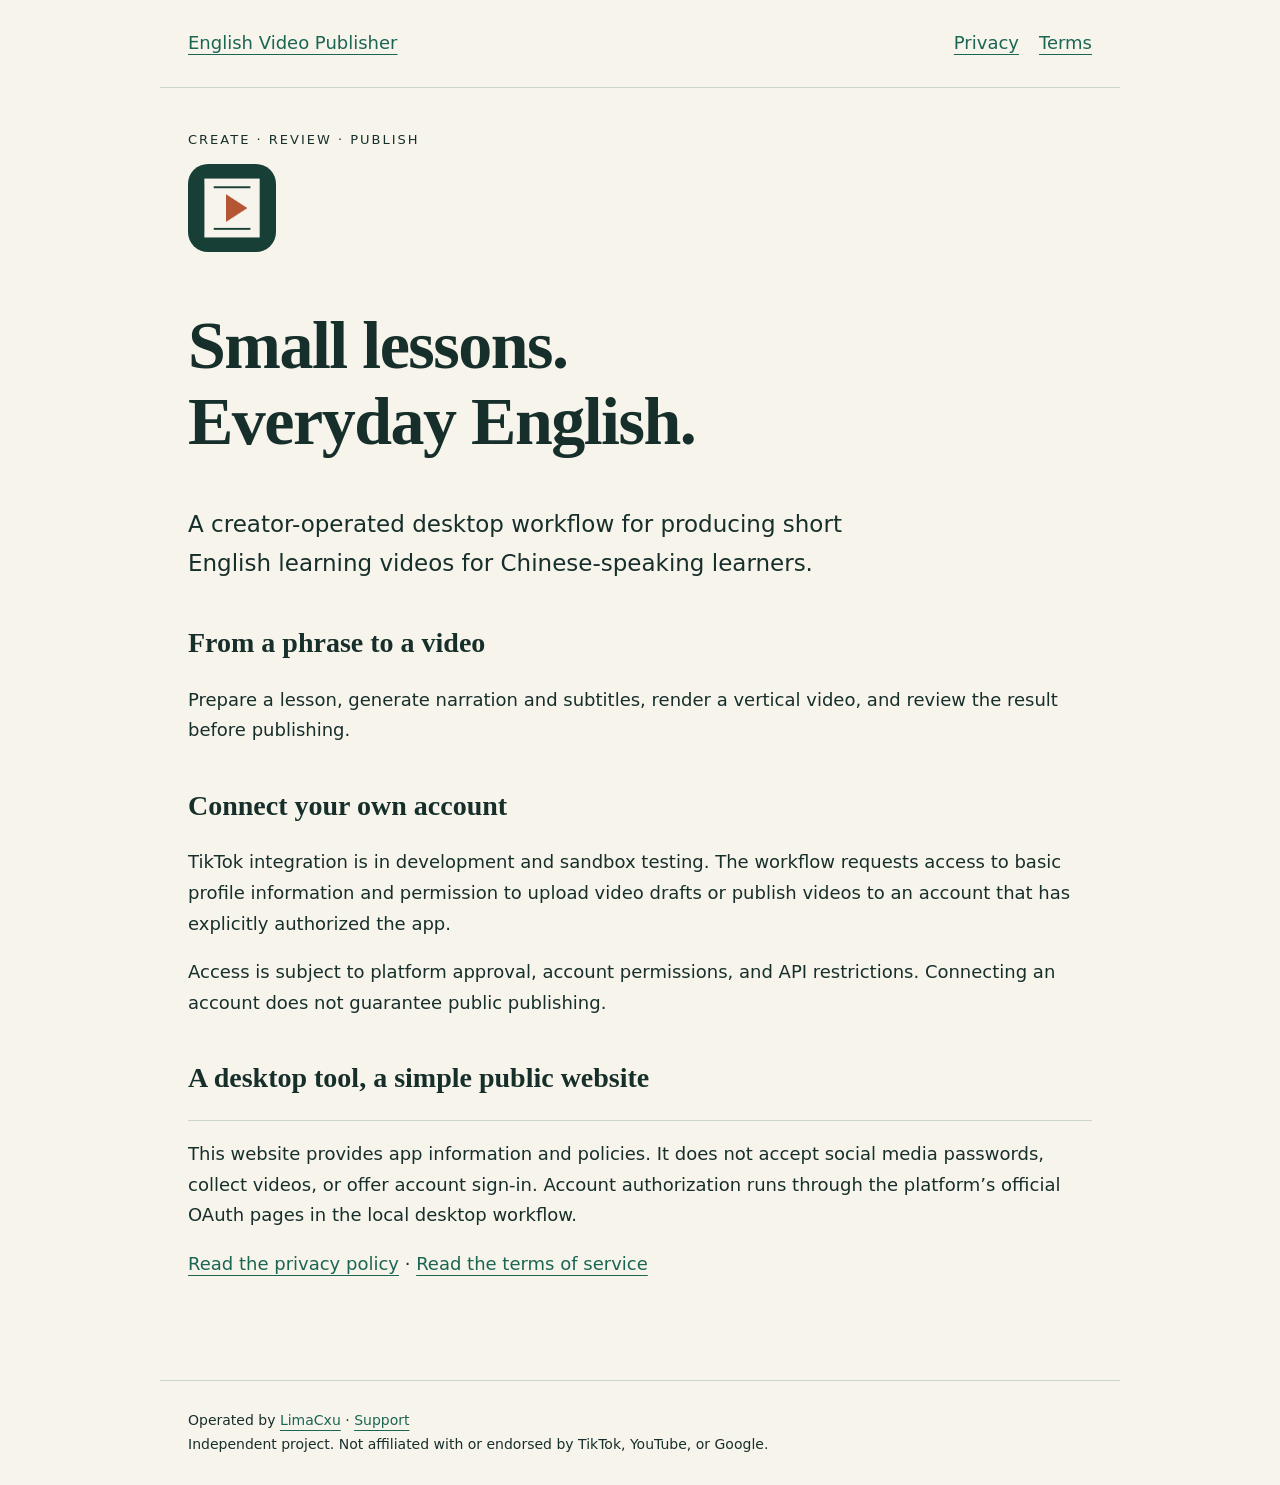
<file: index.html>
<!doctype html><html lang="en"><head><meta charset="utf-8"><meta name="viewport" content="width=device-width, initial-scale=1"><title>English learning, ready to share · English Video Publisher</title><meta name="description" content="English Video Publisher: a desktop workflow for creating English learning videos and publishing to authorized accounts."><link rel="stylesheet" href="style.css"><link rel="icon" href="icon.png"></head><body><header><a href="index.html">English Video Publisher</a><nav aria-label="Main navigation"><a href="privacy.html">Privacy</a><a href="terms.html">Terms</a></nav></header><main class=""><p class="eyebrow">Create · Review · Publish</p><img src="icon.png" alt="English Video Publisher icon" width="88" height="88"><h1>Small lessons.<br>Everyday English.</h1><p class="lead">A creator-operated desktop workflow for producing short English learning videos for Chinese-speaking learners.</p><h2>From a phrase to a video</h2><p>Prepare a lesson, generate narration and subtitles, render a vertical video, and review the result before publishing.</p><h2>Connect your own account</h2><p>TikTok integration is in development and sandbox testing. The workflow requests access to basic profile information and permission to upload video drafts or publish videos to an account that has explicitly authorized the app.</p><p>Access is subject to platform approval, account permissions, and API restrictions. Connecting an account does not guarantee public publishing.</p><h2>A desktop tool, a simple public website</h2><p class="steps">This website provides app information and policies. It does not accept social media passwords, collect videos, or offer account sign-in. Account authorization runs through the platform’s official OAuth pages in the local desktop workflow.</p><p><a href="privacy.html">Read the privacy policy</a> · <a href="terms.html">Read the terms of service</a></p></main><footer>Operated by <a href="https://github.com/LimaCxu">LimaCxu</a> · <a href="https://github.com/LimaCxu/english-video-site/issues">Support</a><br>Independent project. Not affiliated with or endorsed by TikTok, YouTube, or Google.</footer></body></html>
</file>
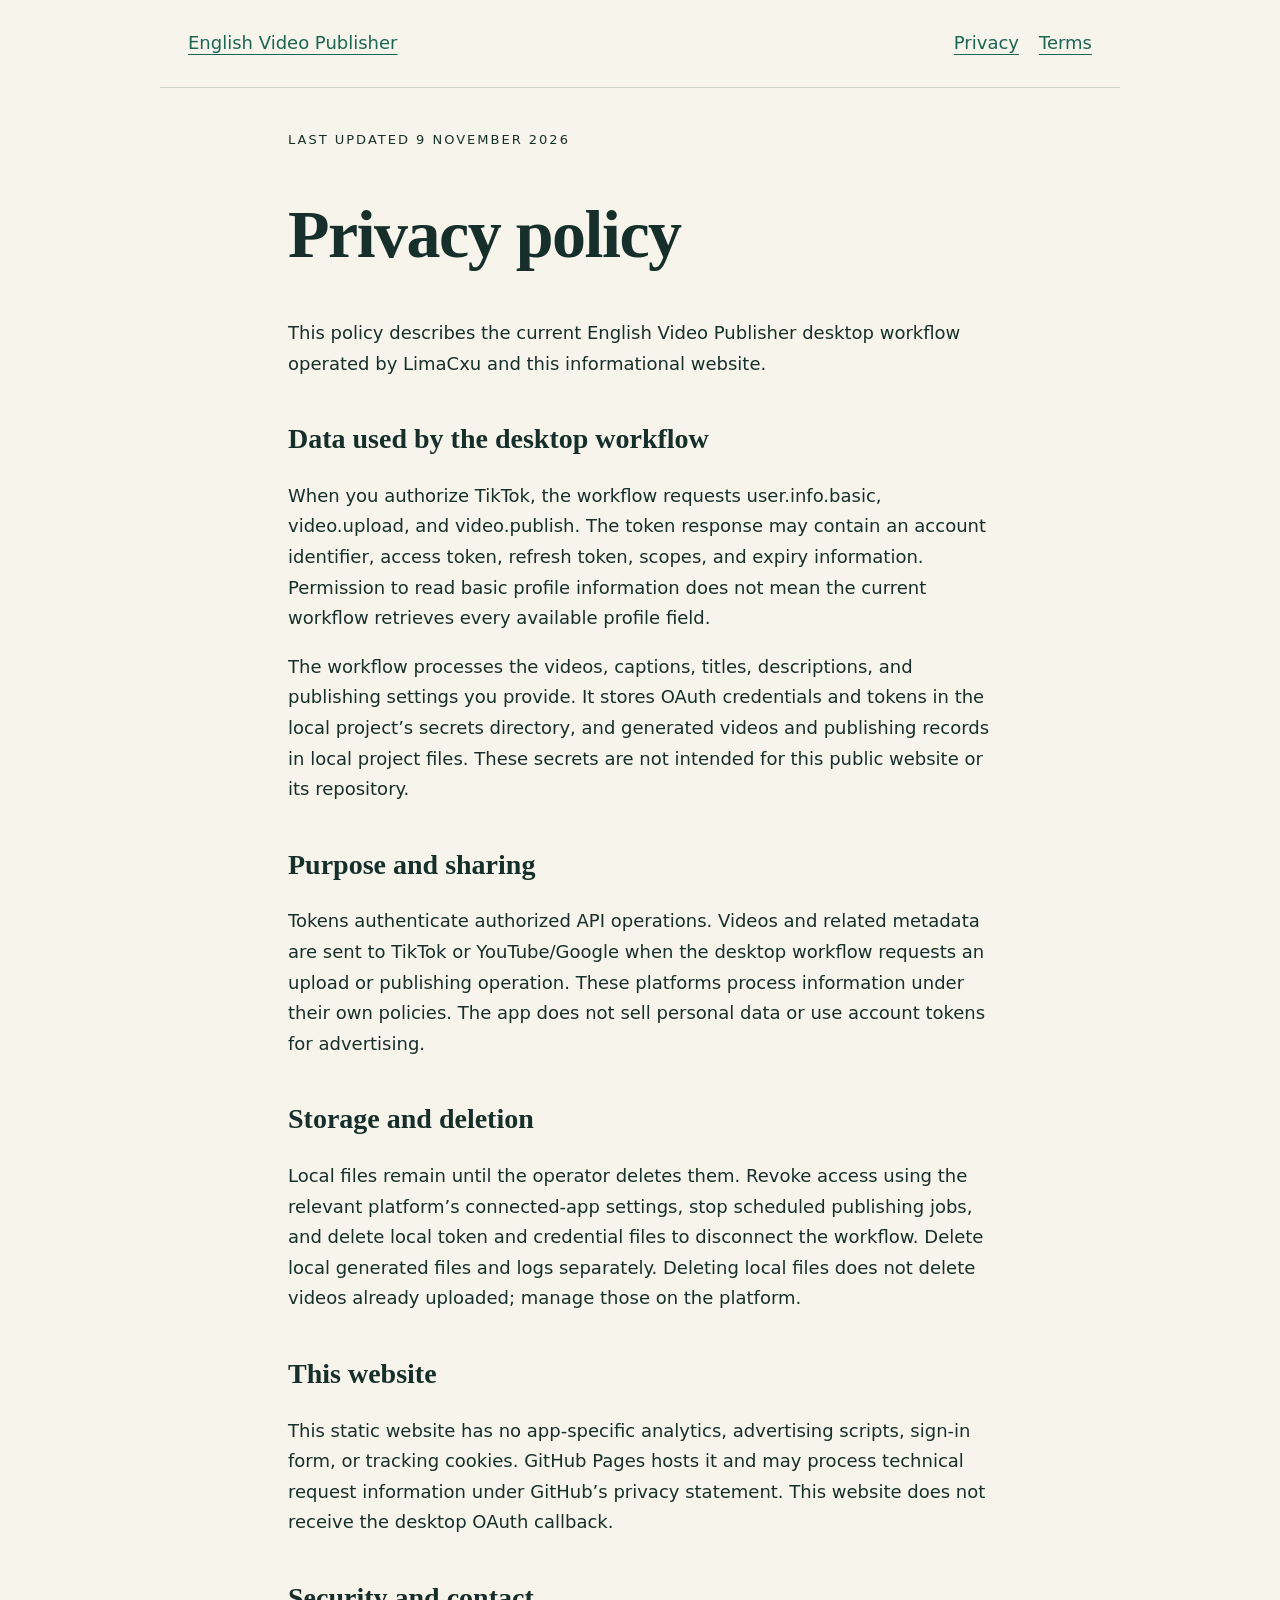
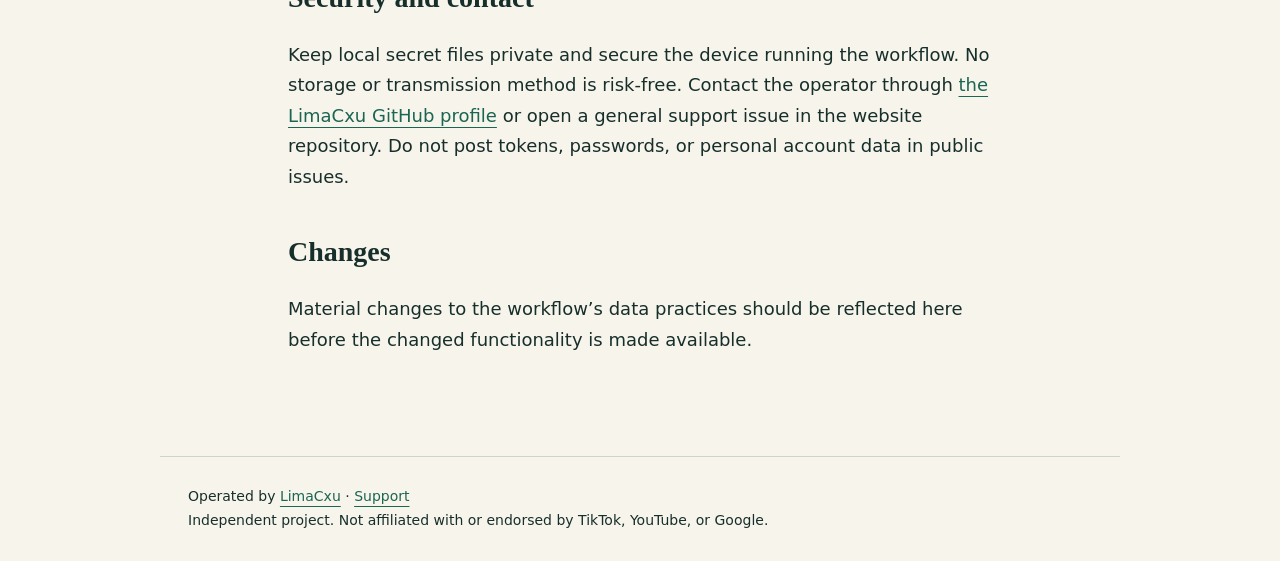
<file: privacy.html>
<!doctype html><html lang="en"><head><meta charset="utf-8"><meta name="viewport" content="width=device-width, initial-scale=1"><title>Privacy policy · English Video Publisher</title><meta name="description" content="English Video Publisher: a desktop workflow for creating English learning videos and publishing to authorized accounts."><link rel="stylesheet" href="style.css"><link rel="icon" href="icon.png"></head><body><header><a href="index.html">English Video Publisher</a><nav aria-label="Main navigation"><a href="privacy.html">Privacy</a><a href="terms.html">Terms</a></nav></header><main class="legal"><p class="eyebrow">Last updated 9 November 2026</p><h1>Privacy policy</h1><p>This policy describes the current English Video Publisher desktop workflow operated by LimaCxu and this informational website.</p><h2>Data used by the desktop workflow</h2><p>When you authorize TikTok, the workflow requests user.info.basic, video.upload, and video.publish. The token response may contain an account identifier, access token, refresh token, scopes, and expiry information. Permission to read basic profile information does not mean the current workflow retrieves every available profile field.</p><p>The workflow processes the videos, captions, titles, descriptions, and publishing settings you provide. It stores OAuth credentials and tokens in the local project’s secrets directory, and generated videos and publishing records in local project files. These secrets are not intended for this public website or its repository.</p><h2>Purpose and sharing</h2><p>Tokens authenticate authorized API operations. Videos and related metadata are sent to TikTok or YouTube/Google when the desktop workflow requests an upload or publishing operation. These platforms process information under their own policies. The app does not sell personal data or use account tokens for advertising.</p><h2>Storage and deletion</h2><p>Local files remain until the operator deletes them. Revoke access using the relevant platform’s connected-app settings, stop scheduled publishing jobs, and delete local token and credential files to disconnect the workflow. Delete local generated files and logs separately. Deleting local files does not delete videos already uploaded; manage those on the platform.</p><h2>This website</h2><p>This static website has no app-specific analytics, advertising scripts, sign-in form, or tracking cookies. GitHub Pages hosts it and may process technical request information under GitHub’s privacy statement. This website does not receive the desktop OAuth callback.</p><h2>Security and contact</h2><p>Keep local secret files private and secure the device running the workflow. No storage or transmission method is risk-free. Contact the operator through <a href="https://github.com/LimaCxu">the LimaCxu GitHub profile</a> or open a general support issue in the website repository. Do not post tokens, passwords, or personal account data in public issues.</p><h2>Changes</h2><p>Material changes to the workflow’s data practices should be reflected here before the changed functionality is made available.</p></main><footer>Operated by <a href="https://github.com/LimaCxu">LimaCxu</a> · <a href="https://github.com/LimaCxu/english-video-site/issues">Support</a><br>Independent project. Not affiliated with or endorsed by TikTok, YouTube, or Google.</footer></body></html>
</file>
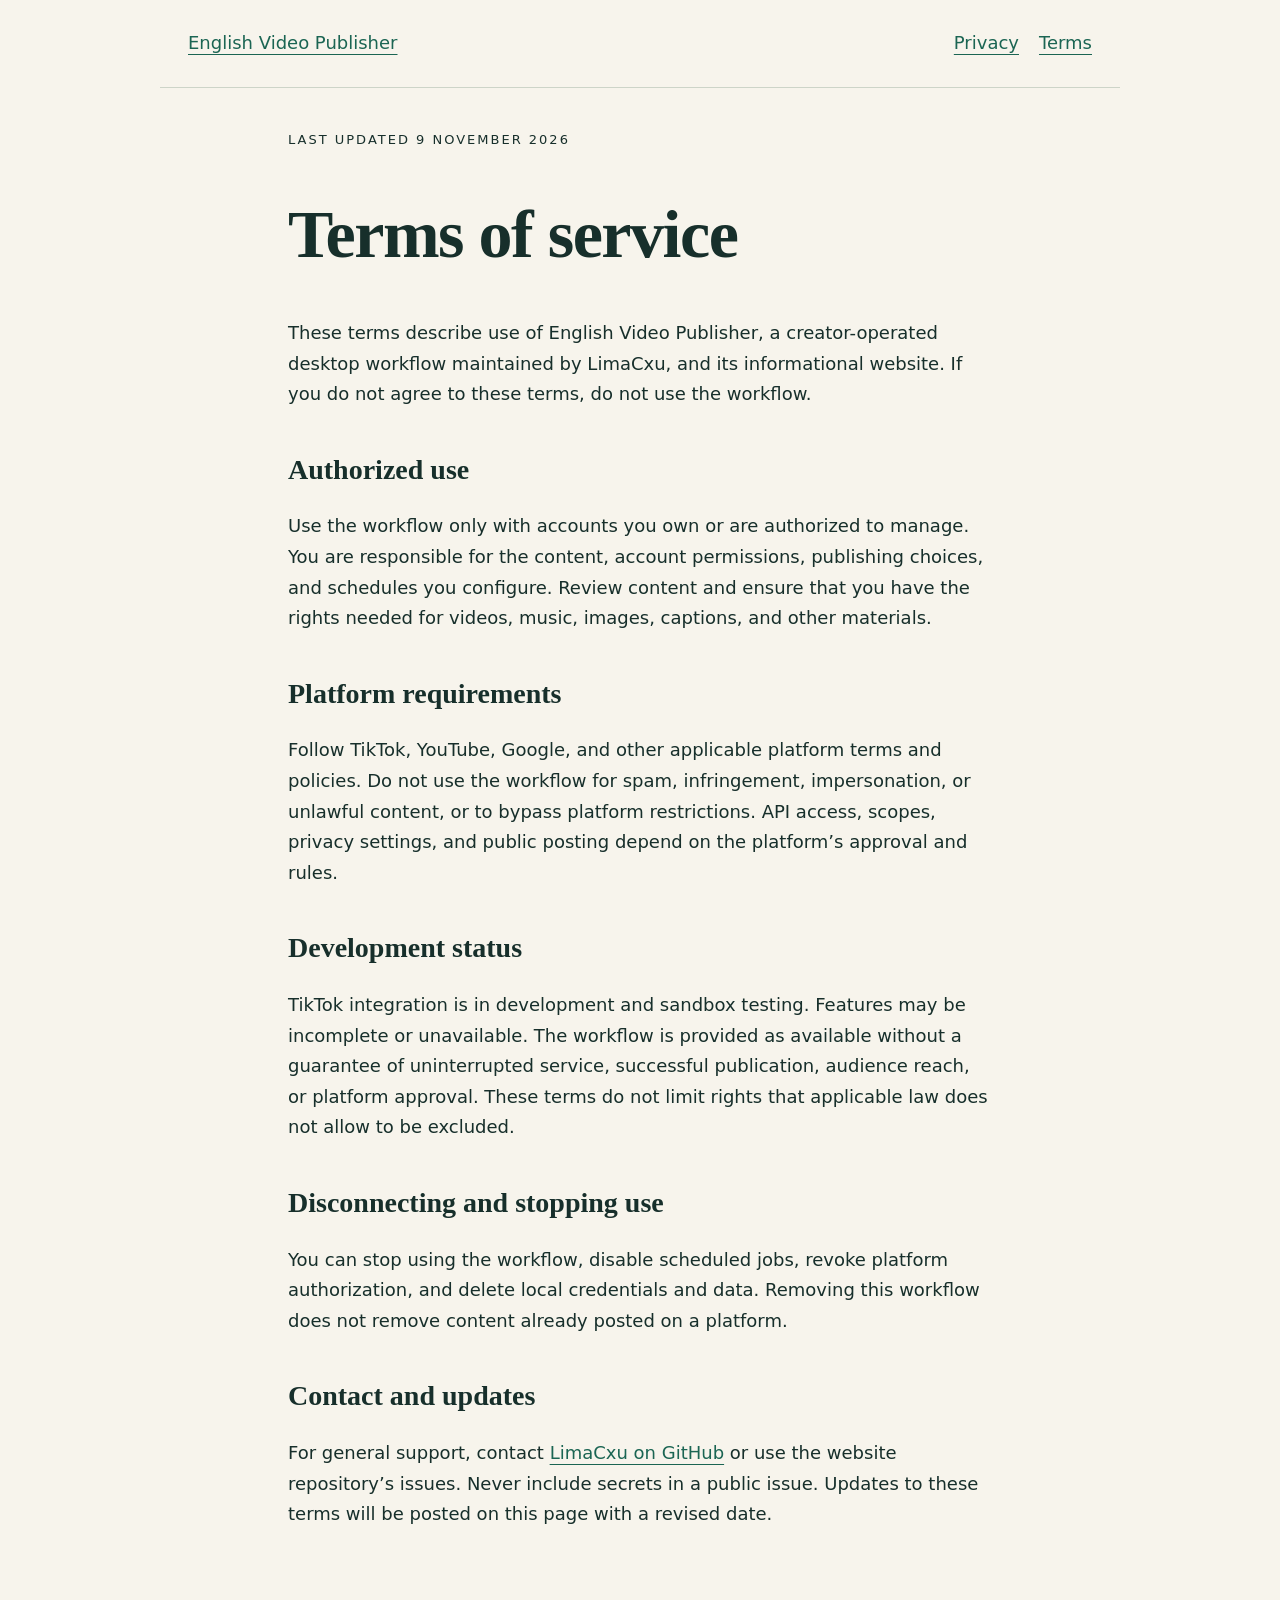
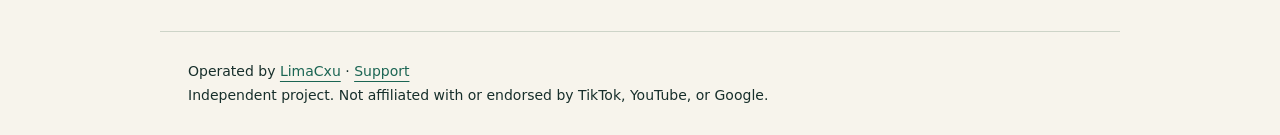
<file: terms.html>
<!doctype html><html lang="en"><head><meta charset="utf-8"><meta name="viewport" content="width=device-width, initial-scale=1"><title>Terms of service · English Video Publisher</title><meta name="description" content="English Video Publisher: a desktop workflow for creating English learning videos and publishing to authorized accounts."><link rel="stylesheet" href="style.css"><link rel="icon" href="icon.png"></head><body><header><a href="index.html">English Video Publisher</a><nav aria-label="Main navigation"><a href="privacy.html">Privacy</a><a href="terms.html">Terms</a></nav></header><main class="legal"><p class="eyebrow">Last updated 9 November 2026</p><h1>Terms of service</h1><p>These terms describe use of English Video Publisher, a creator-operated desktop workflow maintained by LimaCxu, and its informational website. If you do not agree to these terms, do not use the workflow.</p><h2>Authorized use</h2><p>Use the workflow only with accounts you own or are authorized to manage. You are responsible for the content, account permissions, publishing choices, and schedules you configure. Review content and ensure that you have the rights needed for videos, music, images, captions, and other materials.</p><h2>Platform requirements</h2><p>Follow TikTok, YouTube, Google, and other applicable platform terms and policies. Do not use the workflow for spam, infringement, impersonation, or unlawful content, or to bypass platform restrictions. API access, scopes, privacy settings, and public posting depend on the platform’s approval and rules.</p><h2>Development status</h2><p>TikTok integration is in development and sandbox testing. Features may be incomplete or unavailable. The workflow is provided as available without a guarantee of uninterrupted service, successful publication, audience reach, or platform approval. These terms do not limit rights that applicable law does not allow to be excluded.</p><h2>Disconnecting and stopping use</h2><p>You can stop using the workflow, disable scheduled jobs, revoke platform authorization, and delete local credentials and data. Removing this workflow does not remove content already posted on a platform.</p><h2>Contact and updates</h2><p>For general support, contact <a href="https://github.com/LimaCxu">LimaCxu on GitHub</a> or use the website repository’s issues. Never include secrets in a public issue. Updates to these terms will be posted on this page with a revised date.</p></main><footer>Operated by <a href="https://github.com/LimaCxu">LimaCxu</a> · <a href="https://github.com/LimaCxu/english-video-site/issues">Support</a><br>Independent project. Not affiliated with or endorsed by TikTok, YouTube, or Google.</footer></body></html>
</file>
<file: style.css>
*{box-sizing:border-box}body{margin:0;background:#f7f4ec;color:#172f2b;font:18px/1.7 system-ui,sans-serif}header,main,footer{max-width:960px;margin:auto;padding:28px}header{display:flex;justify-content:space-between;gap:24px;border-bottom:1px solid #cdd4c8}nav{display:flex;gap:20px;flex-wrap:wrap}a{color:#1b6553;text-underline-offset:5px}h1{font:600 clamp(38px,6vw,68px)/1.12 Georgia,serif;max-width:850px;letter-spacing:-1.5px}h2{font:600 28px/1.3 Georgia,serif;margin-top:42px}.eyebrow{font-size:13px;letter-spacing:2px;text-transform:uppercase}.lead{font-size:23px;max-width:700px}.steps{border-top:1px solid #cdd4c8;padding-top:18px}footer{font-size:14px;border-top:1px solid #cdd4c8;margin-top:55px}.legal{max-width:760px}img{border-radius:20px} @media(max-width:600px){header{display:block}nav{margin-top:16px}main{padding-top:12px}}
</file>
